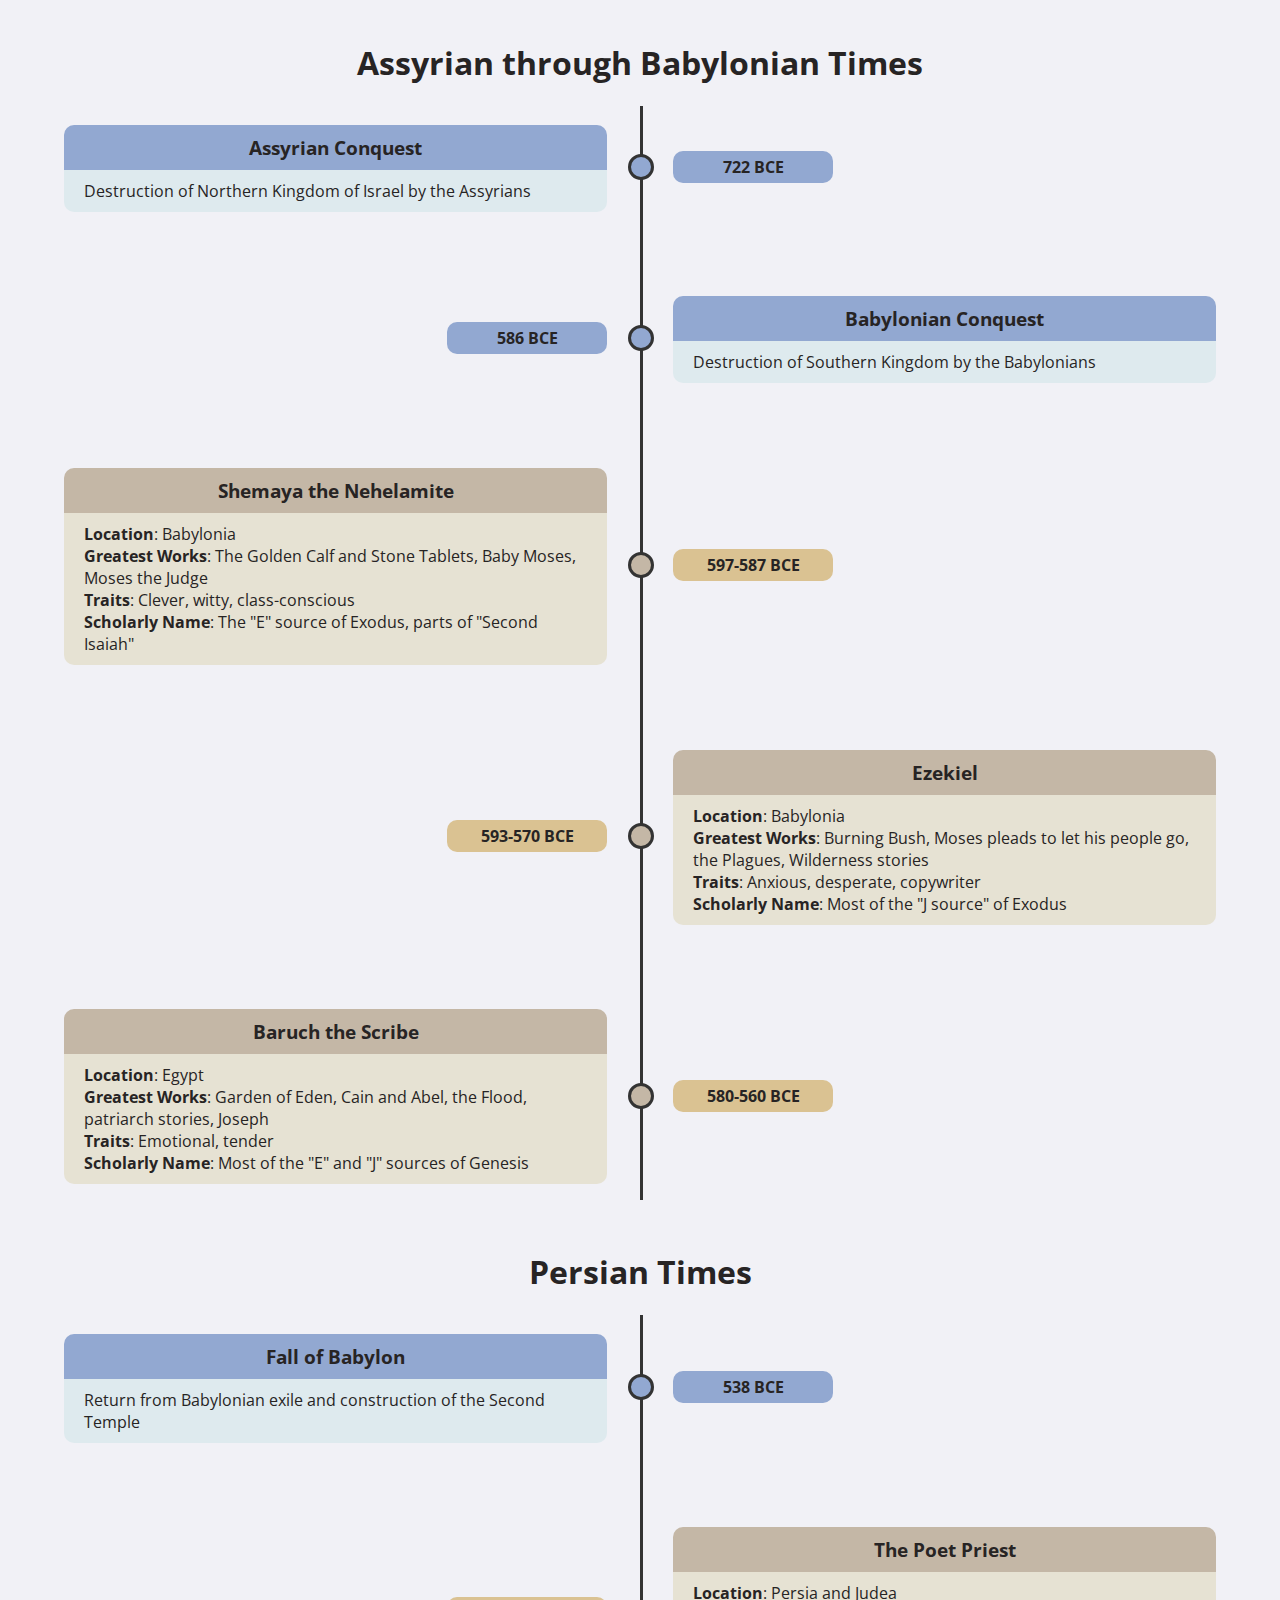
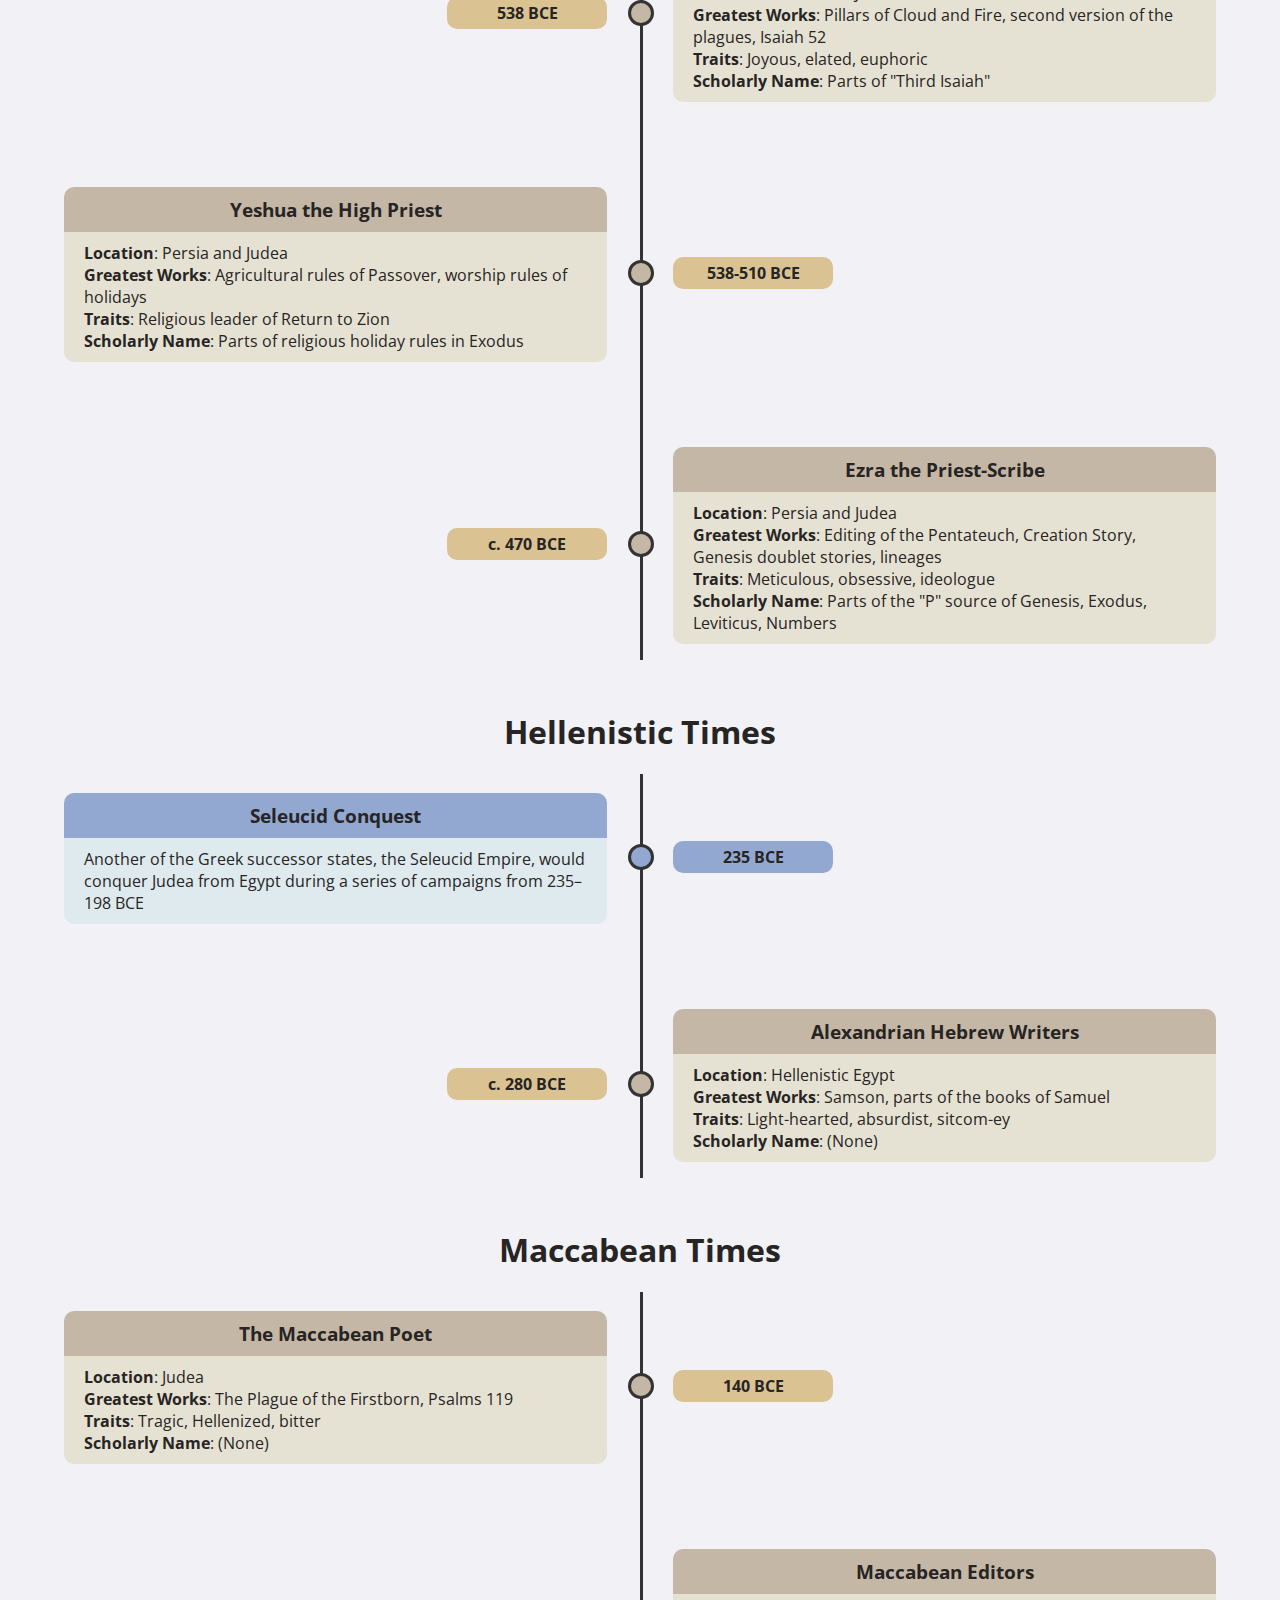
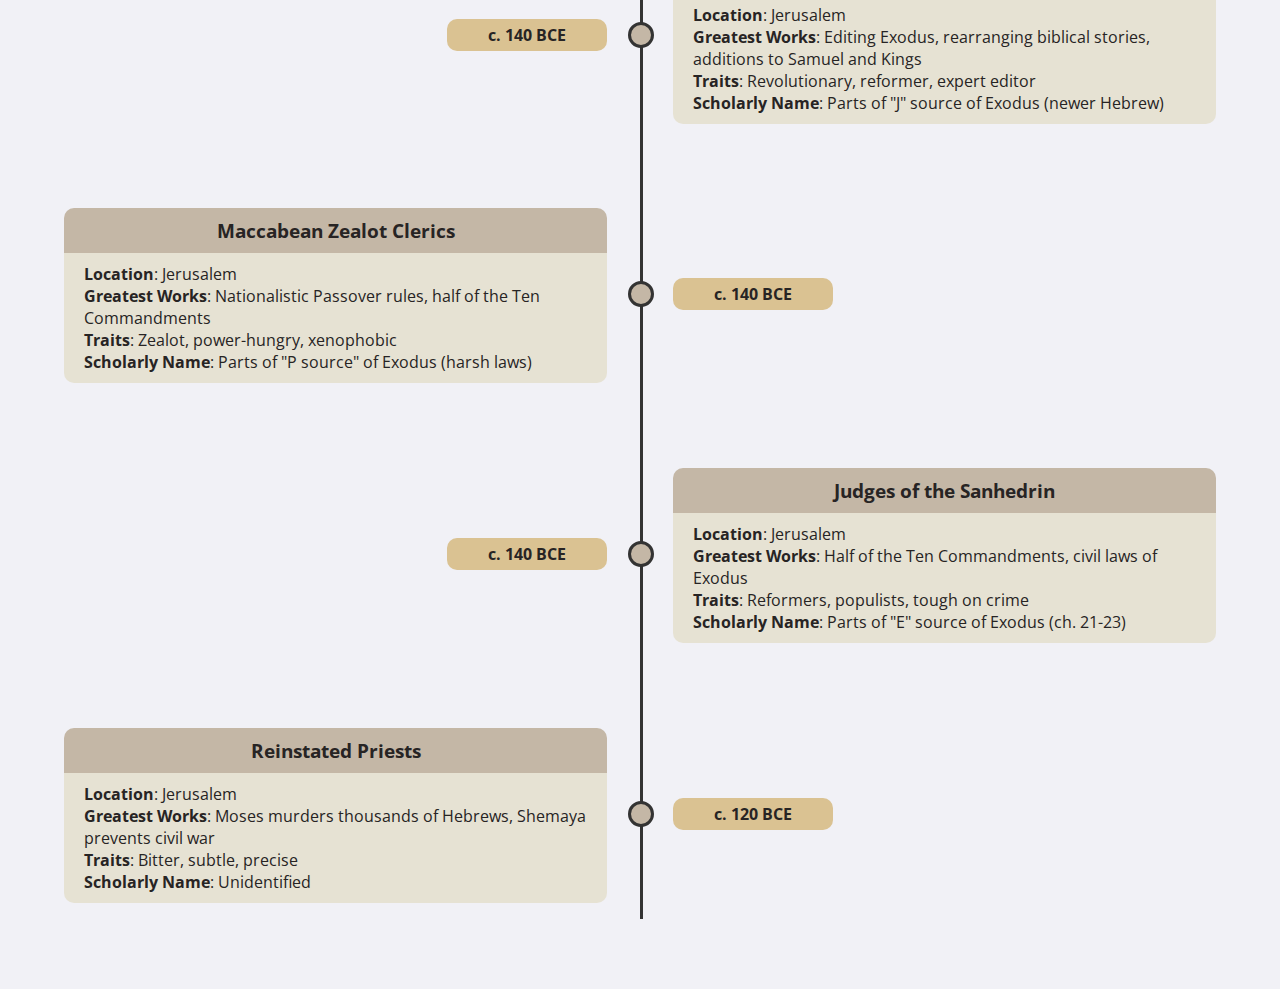
<file: index.html>
<!DOCTYPE html>
<html lang="en">
<head>
    <meta charset="UTF-8">
    <meta name="viewport" content="width=device-width, initial-scale=1.0">
    <meta http-equiv="X-UA-Compatible" content="ie=edge">
    <link href="https://fonts.googleapis.com/css2?family=Open+Sans:ital,wght@0,300..800;1,300..800&display=swap" rel="stylesheet">
    <link rel="stylesheet" href="css/style.css">
    <title>Timeline</title>
</head>
<body>
    <div class="container">
        <h1>Assyrian through Babylonian Times</h1>
        <div class="timeline">
            <ul>
                <li>
                    <div class="content-event">
                        <h3>Assyrian Conquest</h3>
                        <p>
                            Destruction of Northern Kingdom of Israel by the Assyrians
                        </p>
                    </div>
                    <div class="point point-event"></div>
                    <div class="date date-event">
                        <h4>722 BCE</h4>
                    </div>
                </li>
                <li>
                    <div class="content-event">
                        <h3>Babylonian Conquest</h3>
                        <p>
                            Destruction of Southern Kingdom by the Babylonians
                        </p>
                    </div>
                    <div class="point point-event"></div>
                    <div class="date date-event">
                        <h4>586 BCE</h4>
                    </div>
                </li>
                <li>
                    <div class="content">
                        <h3>Shemaya the Nehelamite</h3>
                        <p>
                            <strong>Location</strong>: Babylonia<br />
                            <strong>Greatest Works</strong>: The Golden Calf and Stone Tablets, Baby Moses, Moses the Judge<br />
                            <strong>Traits</strong>: Clever, witty, class-conscious<br />
                            <strong>Scholarly Name</strong>: The "E" source of Exodus, parts of "Second Isaiah"<br />
                        </p>
                    </div>
                    <div class="point"></div>
                    <div class="date">
                        <h4>597-587 BCE</h4>
                    </div>
                </li>
                <li>
                    <div class="content">
                        <h3>Ezekiel</h3>
                        <p>
                            <strong>Location</strong>: Babylonia<br />
                            <strong>Greatest Works</strong>: Burning Bush, Moses pleads to let his people go, the Plagues, Wilderness stories<br />
                            <strong>Traits</strong>: Anxious, desperate, copywriter<br />
                            <strong>Scholarly Name</strong>: Most of the "J source" of Exodus<br />
                        </p>
                    </div>
                    <div class="point"></div>
                    <div class="date">
                        <h4>593-570 BCE</h4>
                    </div>
                </li>
                <li>
                    <div class="content">
                        <h3>Baruch the Scribe</h3>
                        <p>
                            <strong>Location</strong>: Egypt<br />
                            <strong>Greatest Works</strong>: Garden of Eden, Cain and Abel, the Flood, patriarch stories, Joseph<br />
                            <strong>Traits</strong>: Emotional, tender<br />
                            <strong>Scholarly Name</strong>: Most of the "E" and "J" sources of Genesis<br />
                        </p>
                    </div>
                    <div class="point"></div>
                    <div class="date">
                        <h4>580-560 BCE</h4>
                    </div>
                </li>
            </ul>
        </div>
        <h1>Persian Times</h1>
        <div class="timeline">
            <ul>
                <li>
                    <div class="content-event">
                        <h3>Fall of Babylon</h3>
                        <p>
                            Return from Babylonian exile and construction of the Second Temple
                        </p>
                    </div>
                    <div class="point point-event"></div>
                    <div class="date date-event">
                        <h4>538 BCE</h4>
                    </div>
                </li>
                <li>
                    <div class="content">
                        <h3>The Poet Priest</h3>
                        <p>
                            <strong>Location</strong>: Persia and Judea<br />
                            <strong>Greatest Works</strong>: Pillars of Cloud and Fire, second version of the plagues, Isaiah 52<br />
                            <strong>Traits</strong>: Joyous, elated, euphoric<br />
                            <strong>Scholarly Name</strong>: Parts of "Third Isaiah"<br />
                        </p>
                    </div>
                    <div class="point"></div>
                    <div class="date">
                        <h4>538 BCE</h4>
                    </div>
                </li>
                <li>
                    <div class="content">
                        <h3>Yeshua the High Priest</h3>
                        <p>
                            <strong>Location</strong>: Persia and Judea<br />
                            <strong>Greatest Works</strong>: Agricultural rules of Passover, worship rules of holidays<br />
                            <strong>Traits</strong>: Religious leader of Return to Zion<br />
                            <strong>Scholarly Name</strong>: Parts of religious holiday rules in Exodus<br />
                        </p>
                    </div>
                    <div class="point"></div>
                    <div class="date">
                        <h4>538-510 BCE</h4>
                    </div>
                </li>
                <li>
                    <div class="content">
                        <h3>Ezra the Priest-Scribe</h3>
                        <p>
                            <strong>Location</strong>: Persia and Judea<br />
                            <strong>Greatest Works</strong>: Editing of the Pentateuch, Creation Story, Genesis doublet stories, lineages<br />
                            <strong>Traits</strong>: Meticulous, obsessive, ideologue<br />
                            <strong>Scholarly Name</strong>: Parts of the "P" source of Genesis, Exodus, Leviticus, Numbers<br />
                        </p>
                    </div>
                    <div class="point"></div>
                    <div class="date">
                        <h4>c. 470 BCE</h4>
                    </div>
                </li>
            </ul>
        </div>
        <h1>Hellenistic Times</h1>
        <div class="timeline">
            <ul>
                <li>
                    <div class="content-event">
                        <h3>Seleucid Conquest</h3>
                        <p>
                            Another of the Greek successor states, the Seleucid Empire, would conquer Judea from Egypt during a series of campaigns from 235–198 BCE
                        </p>
                    </div>
                    <div class="point point-event"></div>
                    <div class="date date-event">
                        <h4>235 BCE</h4>
                    </div>
                </li>
                <li>
                    <div class="content">
                        <h3>Alexandrian Hebrew Writers</h3>
                        <p>
                            <strong>Location</strong>: Hellenistic Egypt<br />
                            <strong>Greatest Works</strong>: Samson, parts of the books of Samuel<br />
                            <strong>Traits</strong>: Light-hearted, absurdist, sitcom-ey<br />
                            <strong>Scholarly Name</strong>: (None)<br />
                        </p>
                    </div>
                    <div class="point"></div>
                    <div class="date">
                        <h4>c. 280 BCE</h4>
                    </div>
                </li>
            </ul>
        </div>
        <h1>Maccabean Times</h1>
        <div class="timeline">
            <ul>
                <li>
                    <div class="content">
                        <h3>The Maccabean Poet</h3>
                        <p>
                            <strong>Location</strong>: Judea<br />
                            <strong>Greatest Works</strong>: The Plague of the Firstborn, Psalms 119<br />
                            <strong>Traits</strong>: Tragic, Hellenized, bitter<br />
                            <strong>Scholarly Name</strong>: (None)<br />
                        </p>
                    </div>
                    <div class="point"></div>
                    <div class="date">
                        <h4>140 BCE</h4>
                    </div>
                </li>
                <li>
                    <div class="content">
                        <h3>Maccabean Editors</h3>
                        <p>
                            <strong>Location</strong>: Jerusalem<br />
                            <strong>Greatest Works</strong>: Editing Exodus, rearranging biblical stories, additions to Samuel and Kings<br />
                            <strong>Traits</strong>: Revolutionary, reformer, expert editor<br />
                            <strong>Scholarly Name</strong>: Parts of "J" source of Exodus (newer Hebrew)<br />
                        </p>
                    </div>
                    <div class="point"></div>
                    <div class="date">
                        <h4>c. 140 BCE</h4>
                    </div>
                </li>
                <li>
                    <div class="content">
                        <h3>Maccabean Zealot Clerics</h3>
                        <p>
                            <strong>Location</strong>: Jerusalem<br />
                            <strong>Greatest Works</strong>: Nationalistic Passover rules, half of the Ten Commandments<br />
                            <strong>Traits</strong>: Zealot, power-hungry, xenophobic<br />
                            <strong>Scholarly Name</strong>: Parts of "P source" of Exodus (harsh laws)<br />
                        </p>
                    </div>
                    <div class="point"></div>
                    <div class="date">
                        <h4>c. 140 BCE</h4>
                    </div>
                </li>
                <li>
                    <div class="content">
                        <h3>Judges of the Sanhedrin</h3>
                        <p>
                            <strong>Location</strong>: Jerusalem<br />
                            <strong>Greatest Works</strong>: Half of the Ten Commandments, civil laws of Exodus<br />
                            <strong>Traits</strong>: Reformers, populists, tough on crime<br />
                            <strong>Scholarly Name</strong>: Parts of "E" source of Exodus (ch. 21-23) <br />
                        </p>
                    </div>
                    <div class="point"></div>
                    <div class="date">
                        <h4>c. 140 BCE</h4>
                    </div>
                </li>
                <li>
                    <div class="content">
                        <h3>Reinstated Priests</h3>
                        <p>
                            <strong>Location</strong>: Jerusalem<br />
                            <strong>Greatest Works</strong>: Moses murders thousands of Hebrews, Shemaya prevents civil war<br />
                            <strong>Traits</strong>: Bitter, subtle, precise<br />
                            <strong>Scholarly Name</strong>: Unidentified <br />
                        </p>
                    </div>
                    <div class="point"></div>
                    <div class="date">
                        <h4>c. 120 BCE</h4>
                    </div>
                </li>
            </ul>
        </div>
    </div>
</body>
</html>
</file>
<file: css/style.css>
html, body, ul, li {
    margin: 0;
    padding: 0;
    font-family: 'Open Sans', sans-serif;
    color:#272424;
    background-color: #f1f1f6;
}

.container {
    padding: 20px 0;
}

.container h1, h2 {
    text-align: center;
}

.timeline {
    position: relative;
    margin: 0 auto;
    width: 90%;
    
}

.timeline ul li {
    margin-bottom: 50px;
    list-style-type: none;
    display: flex;
    flex-direction: row;
    align-items: center;
}

.point {
    min-width: 20px;
    height: 20px;
    background-color: #c4b7a6;
    border-radius: 100%;
    z-index: 2;
    border: 3px #333333 solid;
    position: relative;
    left: 1px;
}

.point-event {
    background-color: #92a8d1;
}

@media (max-width: 800px) {
    .point {
        min-width: 15px;
        height: 15px;
    }

    html, body {
    }

}

@media (max-width: 650px) {
    html, body {
    }
    
    .point {
        min-width: 12px;
        height: 12px;
    }

}

@media (max-width: 450px) {
    html, body {
    }

    p {
        padding: 10px !important;
    }
}

.timeline ul li .content {
    width: 50%;
    padding: 0 20px;
}

.timeline ul li .content-event {
    width: 50%;
    padding: 0 20px;
}

.timeline ul li:nth-child(odd) .content {
    padding-left: 0;
}
.timeline ul li:nth-child(odd) .content-event {
    padding-left: 0;
}

.timeline ul li:nth-child(odd) .date {
    padding-right: 0;
}

.timeline ul li:nth-child(even) .content {
    padding-right: 0;
}
.timeline ul li:nth-child(even) .content-event {
    padding-right: 0;
}

.timeline ul li:nth-child(even) .date {
    padding-left: 0;
}

.timeline ul li .date {
    width: 50%;
    padding: 0 20px;
    font-weight: 400;
}

.timeline ul li .date h4 {
    background-color: #dac292;
    width: 140px;
    text-align: center;
    padding: 5px 10px;
    border-radius: 10px;
}

.timeline ul li .date-event h4 {
    background-color: #92a8d1;
}

.timeline ul li .content h3 {
    padding: 10px 20px;
    background-color: #c4b7a6;
    margin-bottom: 0;
    text-align: center;
    border-top-left-radius: 10px;
    border-top-right-radius: 10px;
}
.timeline ul li .content-event h3 {
    padding: 10px 20px;
    background-color: #92a8d1;
    margin-bottom: 0;
    text-align: center;
    border-top-left-radius: 10px;
    border-top-right-radius: 10px;
} 

.timeline ul li .content p {
    padding: 10px 20px;
    background-color: #e6e2d3;
    margin-top: 0;
    text-align: left;
    border-bottom-left-radius: 10px;
    border-bottom-right-radius: 10px;
}
.timeline ul li .content-event p {
    padding: 10px 20px;
    background-color: #deeaee;
    margin-top: 0;
    text-align: left;
    border-bottom-left-radius: 10px;
    border-bottom-right-radius: 10px;
}

.timeline ul li:nth-child(even) {
    flex-direction: row-reverse;
}

.timeline ul li:nth-child(even) .date h4 {
    float: right
}

.timeline::before {
    content: "";
    position: absolute;
    height: 100%;
    width: 3px;
    left: 50%;
    background-color: #333333;
}
</file>
